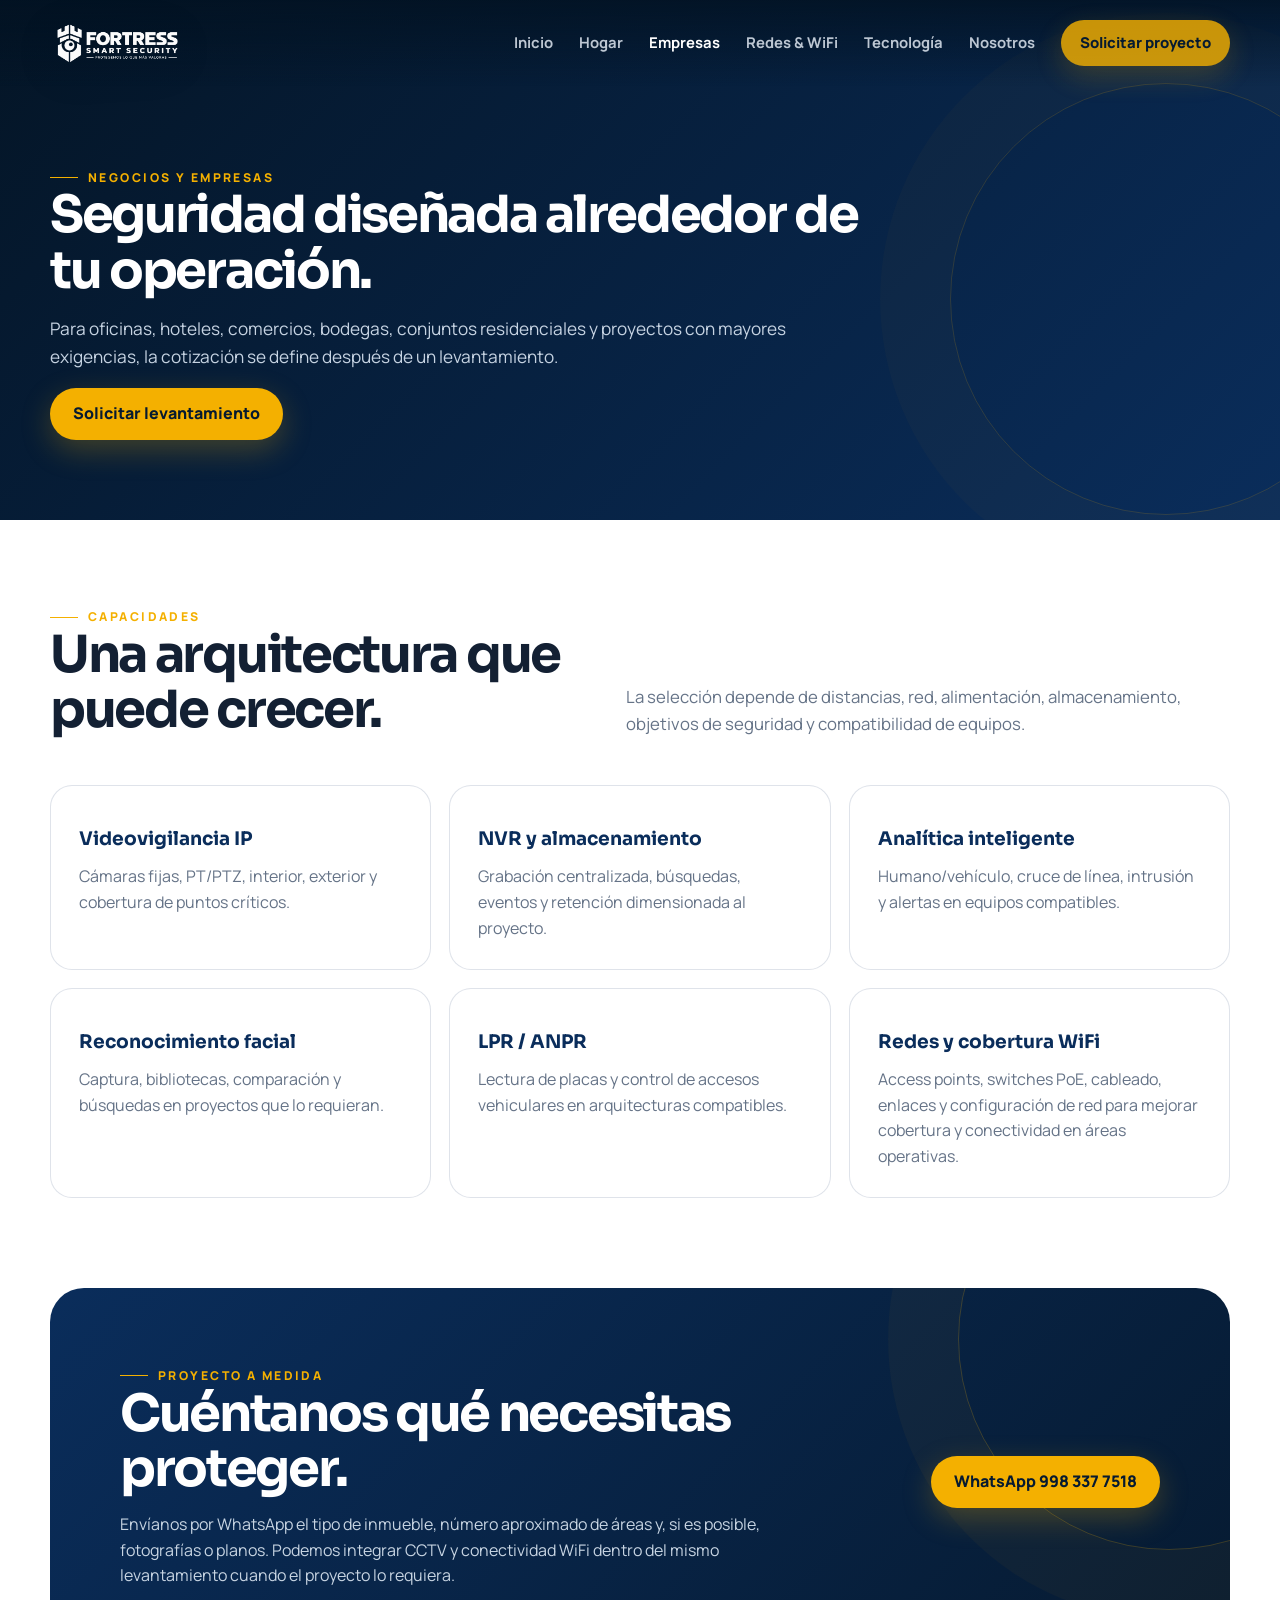
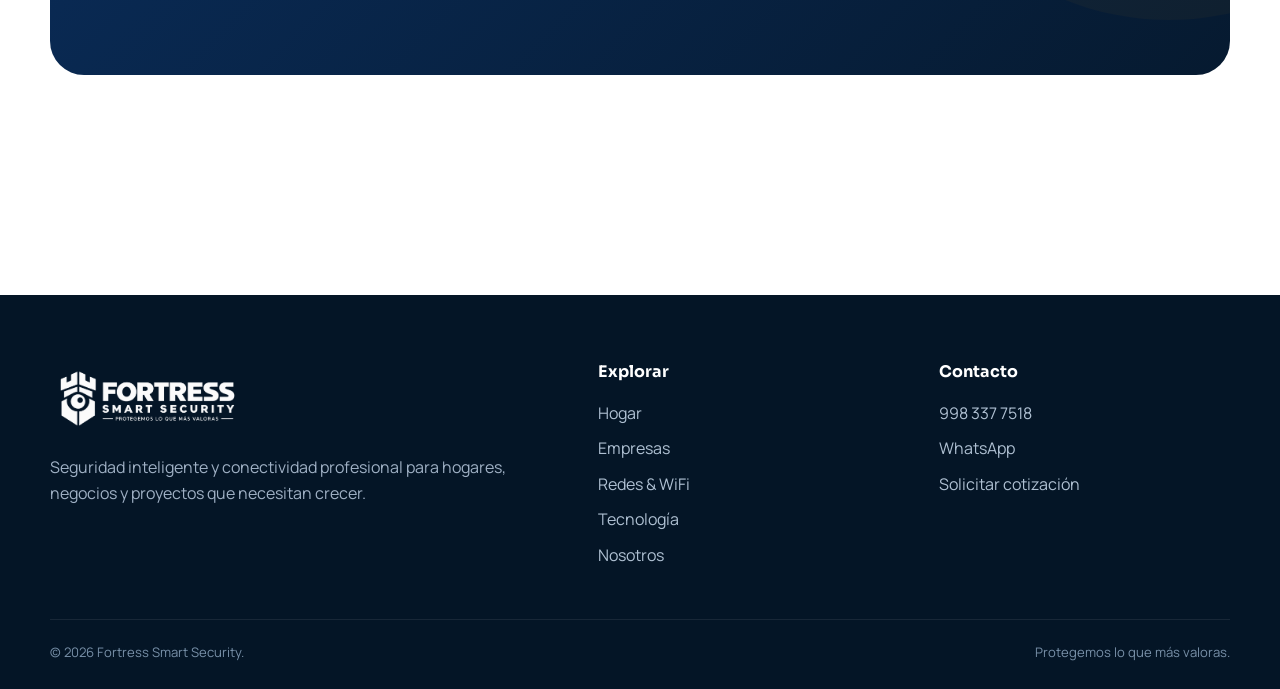
<file: empresas.html>
<!doctype html><html lang="es" class="no-js"><head><meta charset="utf-8"><meta name="viewport" content="width=device-width,initial-scale=1"><title>Seguridad para empresas | Fortress</title><meta name="description" content="Proyectos CCTV empresariales con NVR, IA, reconocimiento facial, PTZ, LPR/ANPR y arquitectura profesional."><link rel="stylesheet" href="./assets/css/styles.css"><link rel="icon" href="./assets/images/fortress-isotipo.png"></head><body>
<header class="site-header"><div class="container nav"><a class="brand" href="./index.html"><img src="./assets/images/fortress-logo-white-tight.png" alt="Fortress Smart Security"></a><nav class="nav-links"><a href="./index.html">Inicio</a><a href="./hogar.html">Hogar</a><a class="active" href="./empresas.html">Empresas</a><a href="./redes-wifi.html">Redes &amp; WiFi</a><a href="./tecnologia.html">Tecnología</a><a href="./nosotros.html">Nosotros</a><a class="btn btn-primary nav-cta" href="https://wa.me/529983377518" target="_blank">Solicitar proyecto</a></nav><button class="nav-toggle"><span></span></button></div></header>
<main><section class="page-hero"><div class="container"><span class="eyebrow">Negocios y empresas</span><h1 class="h2">Seguridad diseñada alrededor de tu operación.</h1><p>Para oficinas, hoteles, comercios, bodegas, conjuntos residenciales y proyectos con mayores exigencias, la cotización se define después de un levantamiento.</p><a class="btn btn-primary" href="https://wa.me/529983377518?text=Hola%20Fortress.%20Quiero%20solicitar%20un%20levantamiento%20para%20un%20proyecto%20empresarial." target="_blank">Solicitar levantamiento</a></div></section>
<section class="content-section"><div class="container"><div class="section-head"><div><span class="eyebrow">Capacidades</span><h2 class="h2">Una arquitectura que puede crecer.</h2></div><p class="section-copy">La selección depende de distancias, red, alimentación, almacenamiento, objetivos de seguridad y compatibilidad de equipos.</p></div><div class="info-grid"><article class="info-card"><h3>Videovigilancia IP</h3><p>Cámaras fijas, PT/PTZ, interior, exterior y cobertura de puntos críticos.</p></article><article class="info-card"><h3>NVR y almacenamiento</h3><p>Grabación centralizada, búsquedas, eventos y retención dimensionada al proyecto.</p></article><article class="info-card"><h3>Analítica inteligente</h3><p>Humano/vehículo, cruce de línea, intrusión y alertas en equipos compatibles.</p></article><article class="info-card"><h3>Reconocimiento facial</h3><p>Captura, bibliotecas, comparación y búsquedas en proyectos que lo requieran.</p></article><article class="info-card"><h3>LPR / ANPR</h3><p>Lectura de placas y control de accesos vehiculares en arquitecturas compatibles.</p></article><article class="info-card"><h3>Redes y cobertura WiFi</h3><p>Access points, switches PoE, cableado, enlaces y configuración de red para mejorar cobertura y conectividad en áreas operativas.</p></article></div></div></section>
<section class="business-cta"><div class="container"><div class="business-panel"><div><span class="eyebrow">Proyecto a medida</span><h2 class="h2">Cuéntanos qué necesitas proteger.</h2><p>Envíanos por WhatsApp el tipo de inmueble, número aproximado de áreas y, si es posible, fotografías o planos. Podemos integrar CCTV y conectividad WiFi dentro del mismo levantamiento cuando el proyecto lo requiera.</p></div><div class="actions"><a class="btn btn-primary" href="https://wa.me/529983377518?text=Hola%20Fortress.%20Quiero%20cotizar%20un%20proyecto%20empresarial%20de%20CCTV." target="_blank">WhatsApp 998 337 7518</a></div></div></div></section></main>
<footer class="footer"><div class="container"><div class="footer-grid"><div class="footer-brand"><img src="./assets/images/fortress-logo-white-tight.png" alt="Fortress Smart Security"><p>Seguridad inteligente y conectividad profesional para hogares, negocios y proyectos que necesitan crecer.</p></div><div><h4>Explorar</h4><div class="footer-links"><a href="./hogar.html">Hogar</a><a href="./empresas.html">Empresas</a><a href="./redes-wifi.html">Redes &amp; WiFi</a><a href="./tecnologia.html">Tecnología</a><a href="./nosotros.html">Nosotros</a></div></div><div><h4>Contacto</h4><div class="footer-links"><a href="tel:+529983377518">998 337 7518</a><a href="https://wa.me/529983377518" target="_blank" rel="noopener">WhatsApp</a><a href="https://wa.me/529983377518?text=Hola%20Fortress.%20Quiero%20solicitar%20una%20cotizaci%C3%B3n." target="_blank" rel="noopener">Solicitar cotización</a></div></div></div><div class="footer-bottom"><span>© 2026 Fortress Smart Security.</span><span>Protegemos lo que más valoras.</span></div></div></footer><script src="./assets/js/site.js"></script></body></html>
</file>
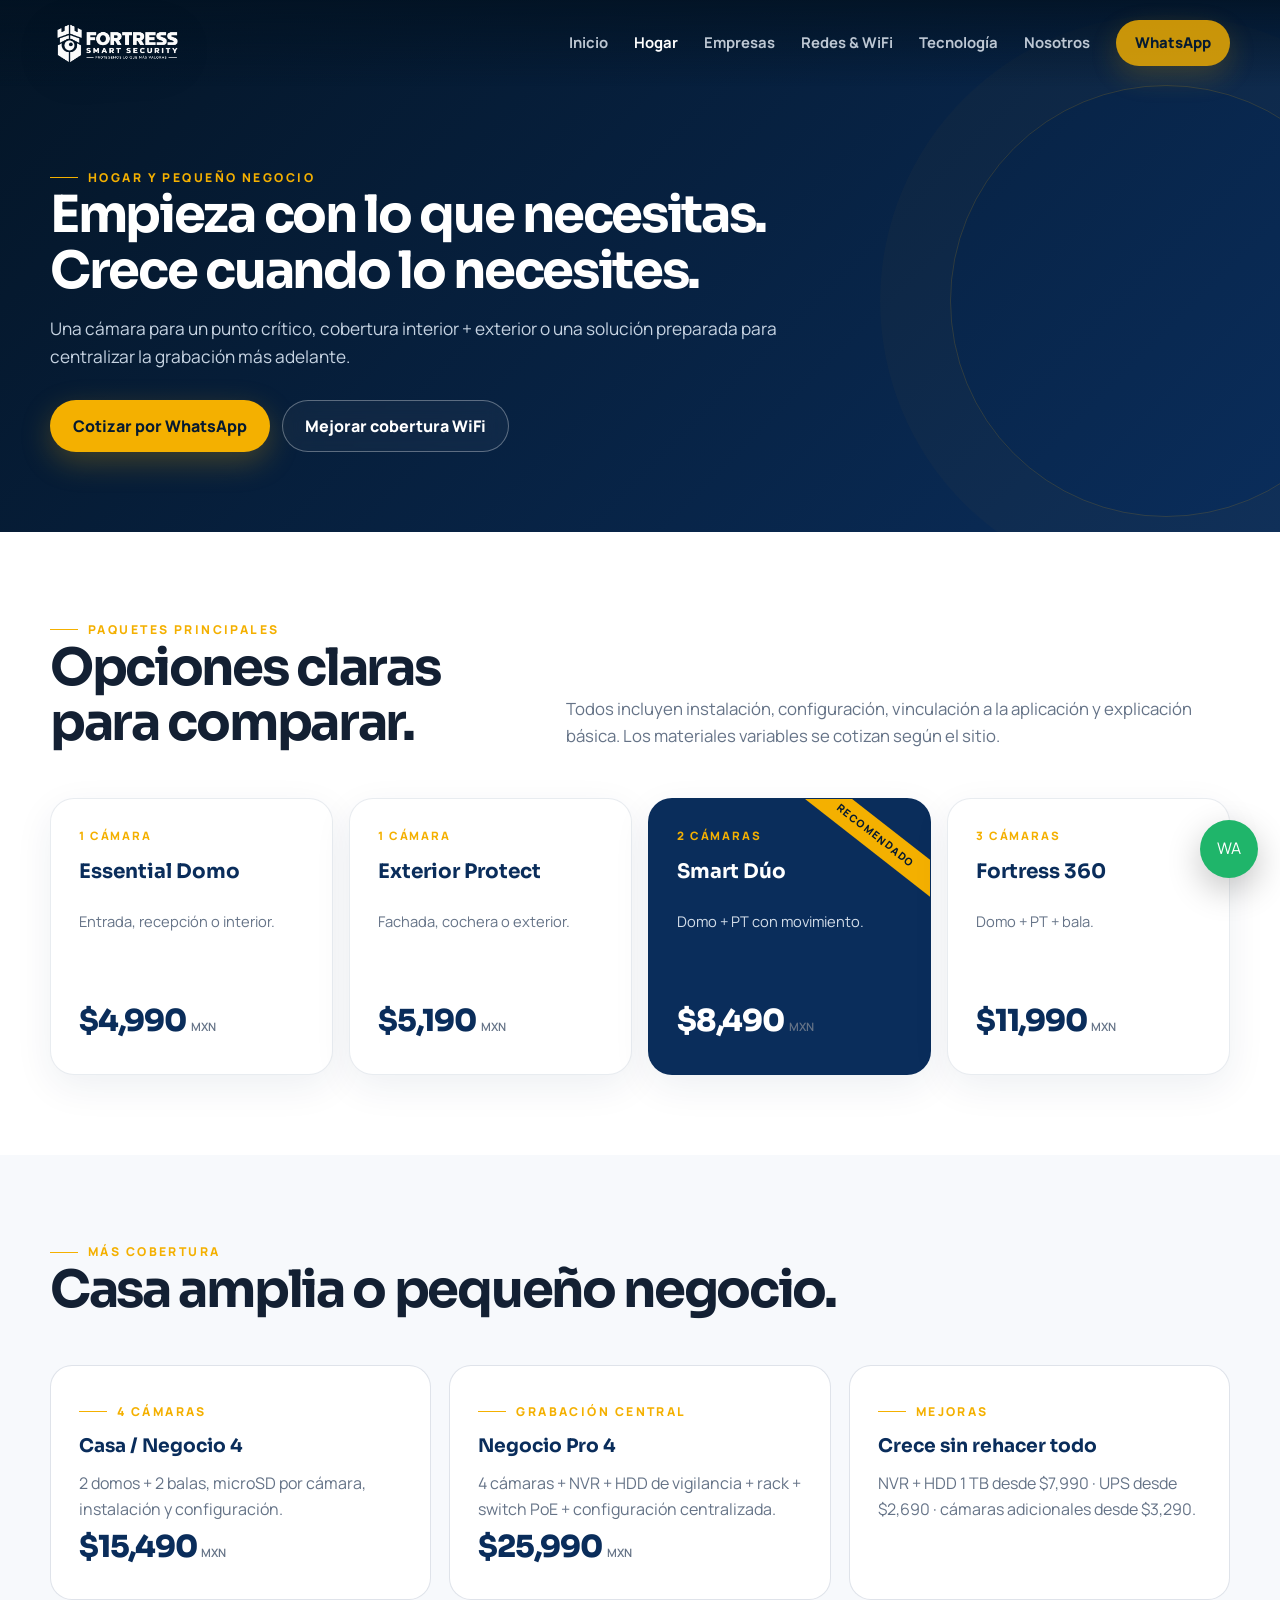
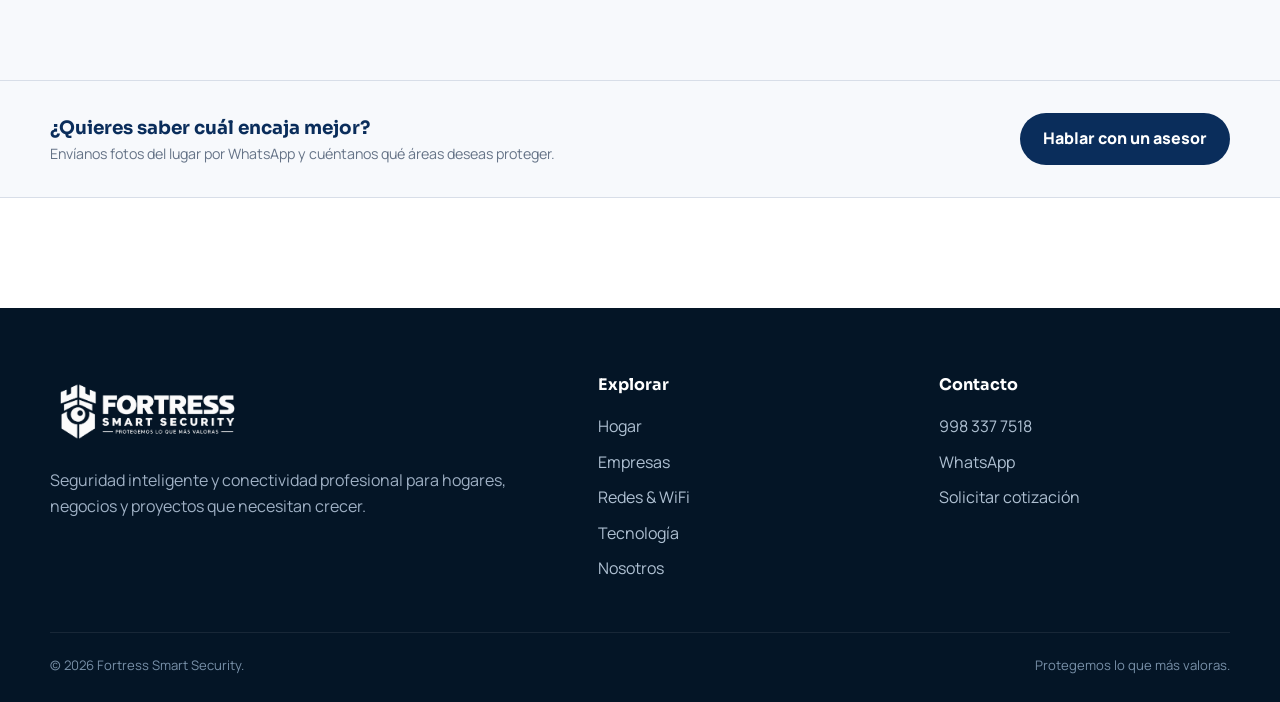
<file: hogar.html>
<!doctype html><html lang="es" class="no-js"><head><meta charset="utf-8"><meta name="viewport" content="width=device-width,initial-scale=1"><title>Seguridad para hogar | Fortress</title><meta name="description" content="Cámaras y sistemas CCTV Fortress para hogar, desde una cámara hasta soluciones de cuatro puntos."><link rel="stylesheet" href="./assets/css/styles.css"><link rel="icon" href="./assets/images/fortress-isotipo.png"></head><body>
<header class="site-header"><div class="container nav"><a class="brand" href="./index.html"><img src="./assets/images/fortress-logo-white-tight.png" alt="Fortress Smart Security"></a><nav class="nav-links"><a href="./index.html">Inicio</a><a class="active" href="./hogar.html">Hogar</a><a href="./empresas.html">Empresas</a><a href="./redes-wifi.html">Redes &amp; WiFi</a><a href="./tecnologia.html">Tecnología</a><a href="./nosotros.html">Nosotros</a><a class="btn btn-primary nav-cta" href="https://wa.me/529983377518?text=Hola%20Fortress.%20Quiero%20informaci%C3%B3n%20y%20una%20cotizaci%C3%B3n%20para%20mi%20proyecto." target="_blank" rel="noopener">WhatsApp</a></nav><button class="nav-toggle"><span></span></button></div></header>
<main><section class="page-hero"><div class="container"><span class="eyebrow">Hogar y pequeño negocio</span><h1 class="h2">Empieza con lo que necesitas. Crece cuando lo necesites.</h1><p>Una cámara para un punto crítico, cobertura interior + exterior o una solución preparada para centralizar la grabación más adelante.</p><div class="hero-actions"><a class="btn btn-primary" href="https://wa.me/529983377518?text=Hola%20Fortress.%20Quiero%20cotizar%20una%20soluci%C3%B3n%20de%20CCTV%20para%20mi%20hogar." target="_blank" rel="noopener">Cotizar por WhatsApp</a><a class="btn btn-outline" href="./redes-wifi.html">Mejorar cobertura WiFi</a></div></div></section>
<section class="content-section"><div class="container"><div class="section-head"><div><span class="eyebrow">Paquetes principales</span><h2 class="h2">Opciones claras para comparar.</h2></div><p class="section-copy">Todos incluyen instalación, configuración, vinculación a la aplicación y explicación básica. Los materiales variables se cotizan según el sitio.</p></div><div class="package-grid"><article class="package"><span class="tag">1 cámara</span><h3>Essential Domo</h3><p>Entrada, recepción o interior.</p><div class="price">$4,990 <small>MXN</small></div></article><article class="package"><span class="tag">1 cámara</span><h3>Exterior Protect</h3><p>Fachada, cochera o exterior.</p><div class="price">$5,190 <small>MXN</small></div></article><article class="package featured"><span class="tag">2 cámaras</span><h3>Smart Dúo</h3><p>Domo + PT con movimiento.</p><div class="price">$8,490 <small>MXN</small></div></article><article class="package"><span class="tag">3 cámaras</span><h3>Fortress 360</h3><p>Domo + PT + bala.</p><div class="price">$11,990 <small>MXN</small></div></article></div></div></section>
<section class="content-section" id="negocio" style="background:var(--bg)"><div class="container"><div class="section-head"><div><span class="eyebrow">Más cobertura</span><h2 class="h2">Casa amplia o pequeño negocio.</h2></div></div><div class="info-grid"><article class="info-card"><span class="eyebrow">4 cámaras</span><h3>Casa / Negocio 4</h3><p>2 domos + 2 balas, microSD por cámara, instalación y configuración.</p><div class="price">$15,490 <small>MXN</small></div></article><article class="info-card"><span class="eyebrow">Grabación central</span><h3>Negocio Pro 4</h3><p>4 cámaras + NVR + HDD de vigilancia + rack + switch PoE + configuración centralizada.</p><div class="price">$25,990 <small>MXN</small></div></article><article class="info-card"><span class="eyebrow">Mejoras</span><h3>Crece sin rehacer todo</h3><p>NVR + HDD 1 TB desde $7,990 · UPS desde $2,690 · cámaras adicionales desde $3,290.</p></article></div></div></section></main>
<div class="quote-strip"><div class="container"><div><strong>¿Quieres saber cuál encaja mejor?</strong><div class="small">Envíanos fotos del lugar por WhatsApp y cuéntanos qué áreas deseas proteger.</div></div><a class="btn btn-dark" href="https://wa.me/529983377518?text=Hola%20Fortress.%20Quiero%20ayuda%20para%20elegir%20una%20soluci%C3%B3n%20de%20CCTV%20para%20mi%20hogar." target="_blank" rel="noopener">Hablar con un asesor</a></div></div>
<footer class="footer"><div class="container"><div class="footer-grid"><div class="footer-brand"><img src="./assets/images/fortress-logo-white-tight.png" alt="Fortress Smart Security"><p>Seguridad inteligente y conectividad profesional para hogares, negocios y proyectos que necesitan crecer.</p></div><div><h4>Explorar</h4><div class="footer-links"><a href="./hogar.html">Hogar</a><a href="./empresas.html">Empresas</a><a href="./redes-wifi.html">Redes &amp; WiFi</a><a href="./tecnologia.html">Tecnología</a><a href="./nosotros.html">Nosotros</a></div></div><div><h4>Contacto</h4><div class="footer-links"><a href="tel:+529983377518">998 337 7518</a><a href="https://wa.me/529983377518" target="_blank" rel="noopener">WhatsApp</a><a href="https://wa.me/529983377518?text=Hola%20Fortress.%20Quiero%20solicitar%20una%20cotizaci%C3%B3n." target="_blank" rel="noopener">Solicitar cotización</a></div></div></div><div class="footer-bottom"><span>© 2026 Fortress Smart Security.</span><span>Protegemos lo que más valoras.</span></div></div></footer><a class="whatsapp-float" href="https://wa.me/529983377518" target="_blank">WA</a><script src="./assets/js/site.js"></script></body></html>
</file>
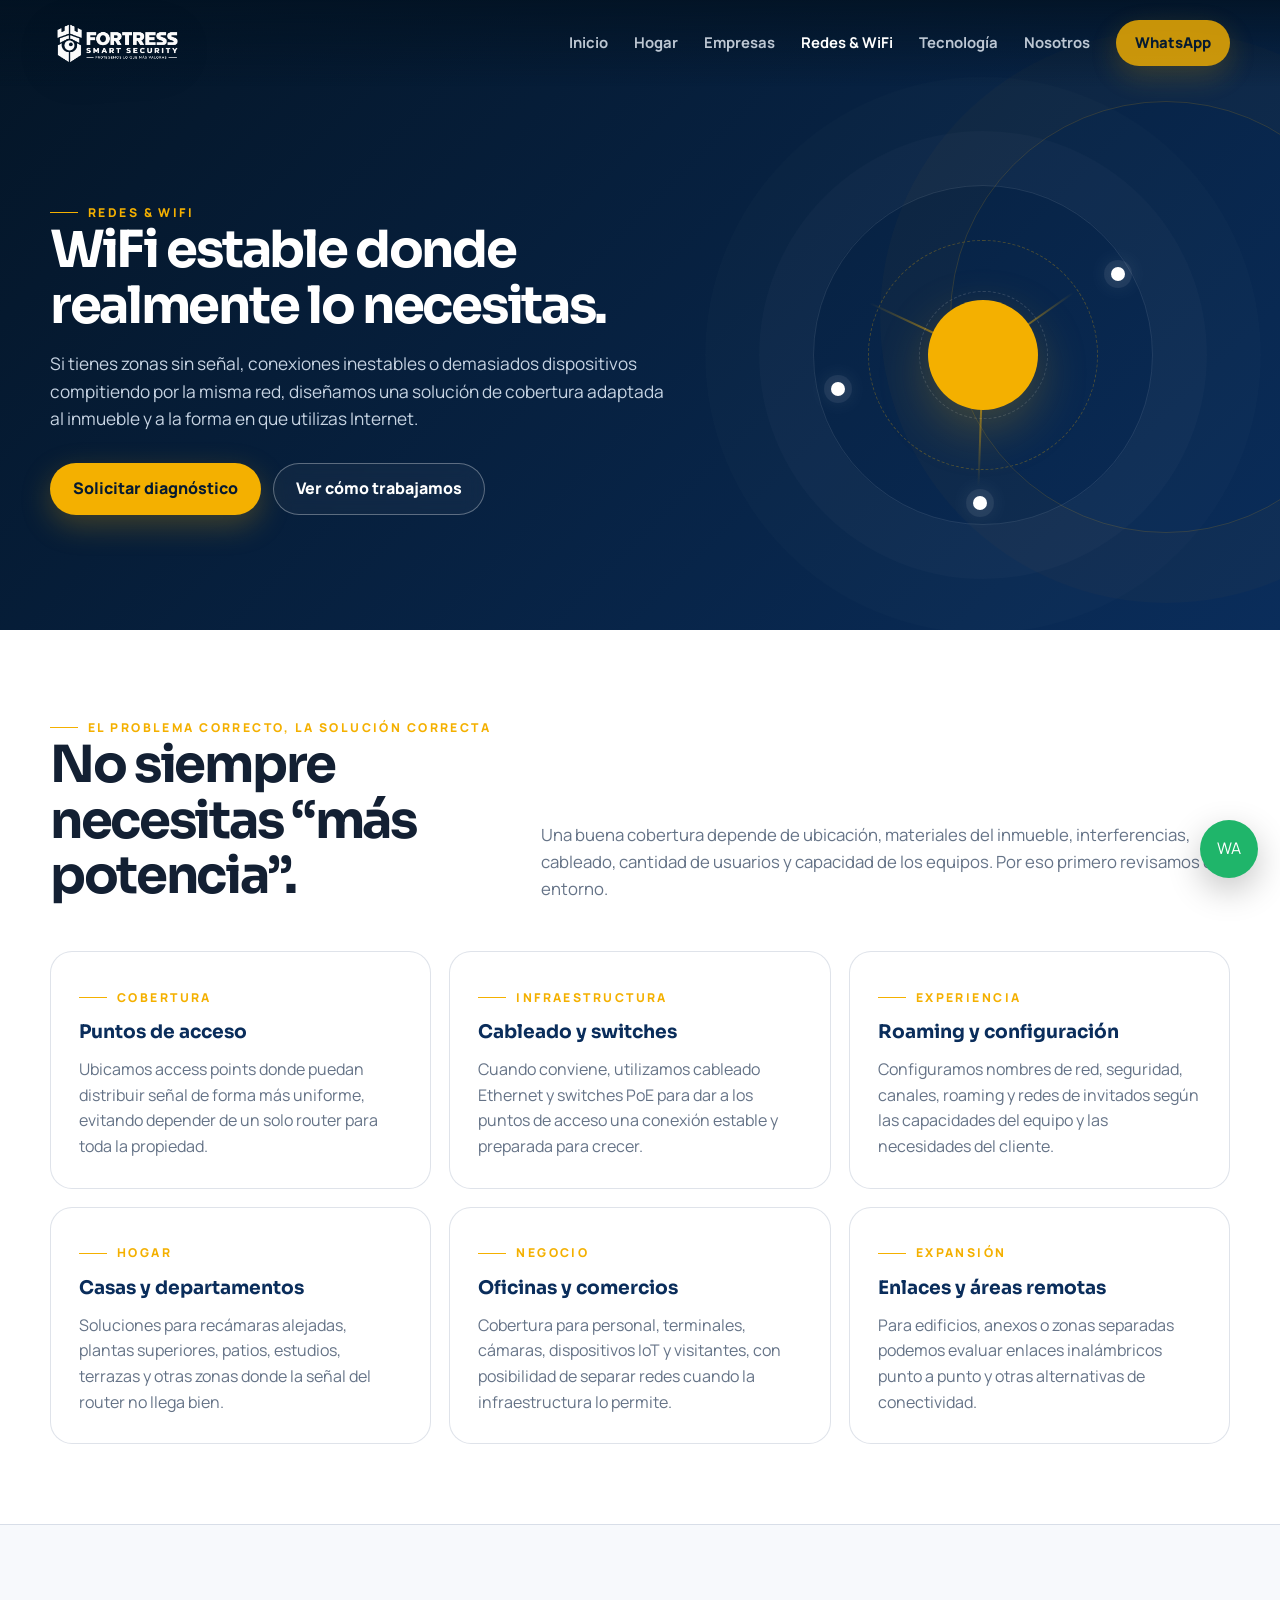
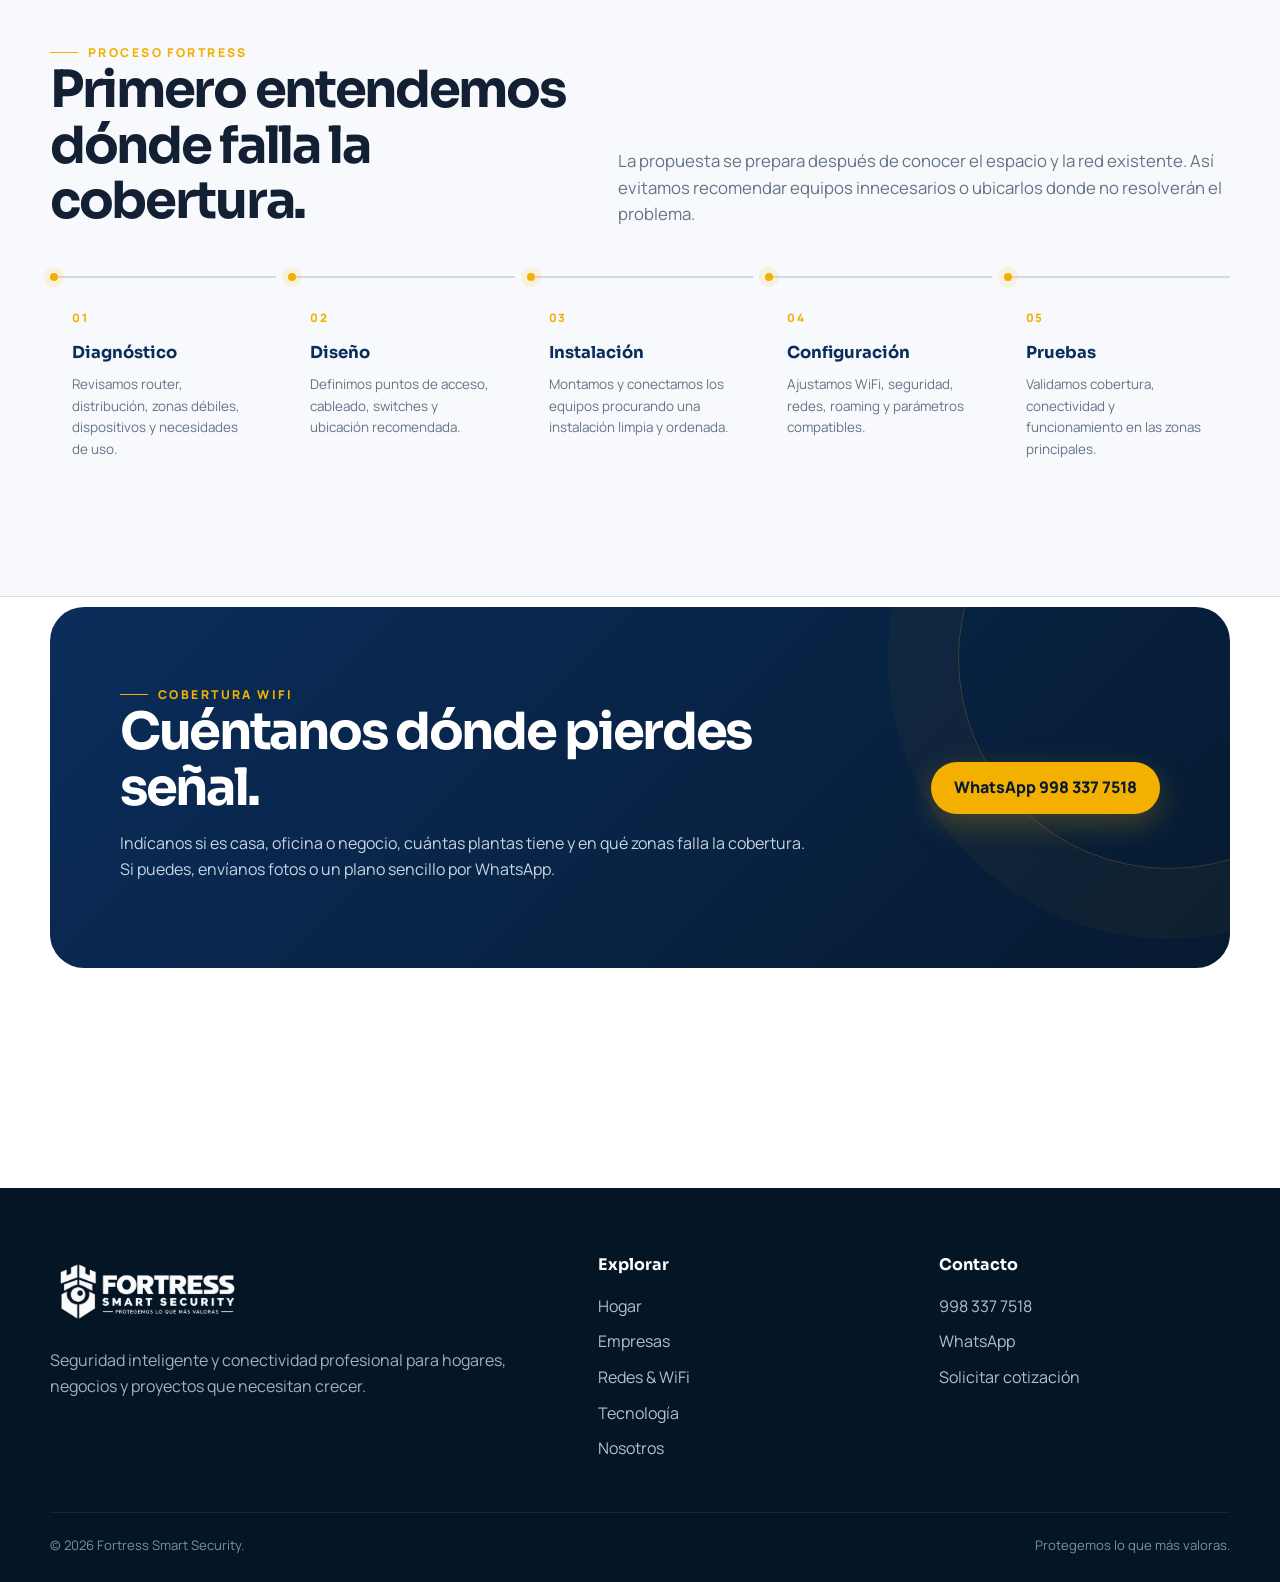
<file: redes-wifi.html>
<!doctype html><html lang="es" class="no-js"><head><meta charset="utf-8"><meta name="viewport" content="width=device-width,initial-scale=1"><meta name="theme-color" content="#061A30"><title>Redes y WiFi | Fortress Smart Security</title><meta name="description" content="Instalación y configuración de puntos de acceso, switches, cableado y soluciones WiFi para mejorar cobertura en hogares, oficinas y negocios."><link rel="stylesheet" href="./assets/css/styles.css"><link rel="icon" href="./assets/images/fortress-isotipo.png"></head><body>
<header class="site-header"><div class="container nav"><a class="brand" href="./index.html"><img src="./assets/images/fortress-logo-white-tight.png" alt="Fortress Smart Security"></a><nav class="nav-links"><a href="./index.html">Inicio</a><a href="./hogar.html">Hogar</a><a href="./empresas.html">Empresas</a><a class="active" href="./redes-wifi.html">Redes &amp; WiFi</a><a href="./tecnologia.html">Tecnología</a><a href="./nosotros.html">Nosotros</a><a class="btn btn-primary nav-cta" href="https://wa.me/529983377518?text=Hola%20Fortress.%20Quiero%20una%20cotizaci%C3%B3n%20para%20mejorar%20mi%20red%20o%20cobertura%20WiFi." target="_blank" rel="noopener">WhatsApp</a></nav><button class="nav-toggle" aria-label="Abrir menú" aria-expanded="false"><span></span></button></div></header>
<main>
<section class="page-hero network-hero"><div class="container network-hero-grid"><div><span class="eyebrow">Redes &amp; WiFi</span><h1 class="h2">WiFi estable donde realmente lo necesitas.</h1><p>Si tienes zonas sin señal, conexiones inestables o demasiados dispositivos compitiendo por la misma red, diseñamos una solución de cobertura adaptada al inmueble y a la forma en que utilizas Internet.</p><div class="hero-actions"><a class="btn btn-primary" href="https://wa.me/529983377518?text=Hola%20Fortress.%20Quiero%20mejorar%20la%20cobertura%20WiFi%20de%20mi%20casa%20o%20negocio." target="_blank" rel="noopener">Solicitar diagnóstico</a><a class="btn btn-outline" href="#soluciones">Ver cómo trabajamos</a></div></div><div class="network-visual" aria-hidden="true"><div class="wifi-orbit"><span class="wifi-core"></span><i class="w1"></i><i class="w2"></i><i class="w3"></i><b class="node n1"></b><b class="node n2"></b><b class="node n3"></b></div></div></div></section>
<section class="content-section" id="soluciones"><div class="container"><div class="section-head"><div><span class="eyebrow">El problema correcto, la solución correcta</span><h2 class="h2">No siempre necesitas “más potencia”.</h2></div><p class="section-copy">Una buena cobertura depende de ubicación, materiales del inmueble, interferencias, cableado, cantidad de usuarios y capacidad de los equipos. Por eso primero revisamos el entorno.</p></div><div class="info-grid"><article class="info-card"><span class="eyebrow">Cobertura</span><h3>Puntos de acceso</h3><p>Ubicamos access points donde puedan distribuir señal de forma más uniforme, evitando depender de un solo router para toda la propiedad.</p></article><article class="info-card"><span class="eyebrow">Infraestructura</span><h3>Cableado y switches</h3><p>Cuando conviene, utilizamos cableado Ethernet y switches PoE para dar a los puntos de acceso una conexión estable y preparada para crecer.</p></article><article class="info-card"><span class="eyebrow">Experiencia</span><h3>Roaming y configuración</h3><p>Configuramos nombres de red, seguridad, canales, roaming y redes de invitados según las capacidades del equipo y las necesidades del cliente.</p></article><article class="info-card"><span class="eyebrow">Hogar</span><h3>Casas y departamentos</h3><p>Soluciones para recámaras alejadas, plantas superiores, patios, estudios, terrazas y otras zonas donde la señal del router no llega bien.</p></article><article class="info-card"><span class="eyebrow">Negocio</span><h3>Oficinas y comercios</h3><p>Cobertura para personal, terminales, cámaras, dispositivos IoT y visitantes, con posibilidad de separar redes cuando la infraestructura lo permite.</p></article><article class="info-card"><span class="eyebrow">Expansión</span><h3>Enlaces y áreas remotas</h3><p>Para edificios, anexos o zonas separadas podemos evaluar enlaces inalámbricos punto a punto y otras alternativas de conectividad.</p></article></div></div></section>
<section class="network-process"><div class="container"><div class="section-head"><div><span class="eyebrow">Proceso Fortress</span><h2 class="h2">Primero entendemos dónde falla la cobertura.</h2></div><p class="section-copy">La propuesta se prepara después de conocer el espacio y la red existente. Así evitamos recomendar equipos innecesarios o ubicarlos donde no resolverán el problema.</p></div><div class="process-grid"><article class="process-item"><span>01</span><h3>Diagnóstico</h3><p>Revisamos router, distribución, zonas débiles, dispositivos y necesidades de uso.</p></article><article class="process-item"><span>02</span><h3>Diseño</h3><p>Definimos puntos de acceso, cableado, switches y ubicación recomendada.</p></article><article class="process-item"><span>03</span><h3>Instalación</h3><p>Montamos y conectamos los equipos procurando una instalación limpia y ordenada.</p></article><article class="process-item"><span>04</span><h3>Configuración</h3><p>Ajustamos WiFi, seguridad, redes, roaming y parámetros compatibles.</p></article><article class="process-item"><span>05</span><h3>Pruebas</h3><p>Validamos cobertura, conectividad y funcionamiento en las zonas principales.</p></article></div></div></section>
<section class="business-cta"><div class="container"><div class="business-panel"><div><span class="eyebrow">Cobertura WiFi</span><h2 class="h2">Cuéntanos dónde pierdes señal.</h2><p>Indícanos si es casa, oficina o negocio, cuántas plantas tiene y en qué zonas falla la cobertura. Si puedes, envíanos fotos o un plano sencillo por WhatsApp.</p></div><div class="actions"><a class="btn btn-primary" href="https://wa.me/529983377518?text=Hola%20Fortress.%20Quiero%20mejorar%20mi%20cobertura%20WiFi.%20El%20inmueble%20es%3A%20___%20y%20las%20zonas%20donde%20tengo%20problemas%20son%3A%20___." target="_blank" rel="noopener">WhatsApp 998 337 7518</a></div></div></div></section>
</main>
<footer class="footer"><div class="container"><div class="footer-grid"><div class="footer-brand"><img src="./assets/images/fortress-logo-white-tight.png" alt="Fortress Smart Security"><p>Seguridad inteligente y conectividad profesional para hogares, negocios y proyectos que necesitan crecer.</p></div><div><h4>Explorar</h4><div class="footer-links"><a href="./hogar.html">Hogar</a><a href="./empresas.html">Empresas</a><a href="./redes-wifi.html">Redes &amp; WiFi</a><a href="./tecnologia.html">Tecnología</a><a href="./nosotros.html">Nosotros</a></div></div><div><h4>Contacto</h4><div class="footer-links"><a href="tel:+529983377518">998 337 7518</a><a href="https://wa.me/529983377518" target="_blank" rel="noopener">WhatsApp</a><a href="https://wa.me/529983377518?text=Hola%20Fortress.%20Quiero%20solicitar%20una%20cotizaci%C3%B3n." target="_blank" rel="noopener">Solicitar cotización</a></div></div></div><div class="footer-bottom"><span>© 2026 Fortress Smart Security.</span><span>Protegemos lo que más valoras.</span></div></div></footer><a class="whatsapp-float" href="https://wa.me/529983377518?text=Hola%20Fortress.%20Quiero%20informaci%C3%B3n%20sobre%20soluciones%20de%20redes%20y%20WiFi." target="_blank" rel="noopener" aria-label="WhatsApp">WA</a><script src="./assets/js/site.js"></script></body></html>
</file>
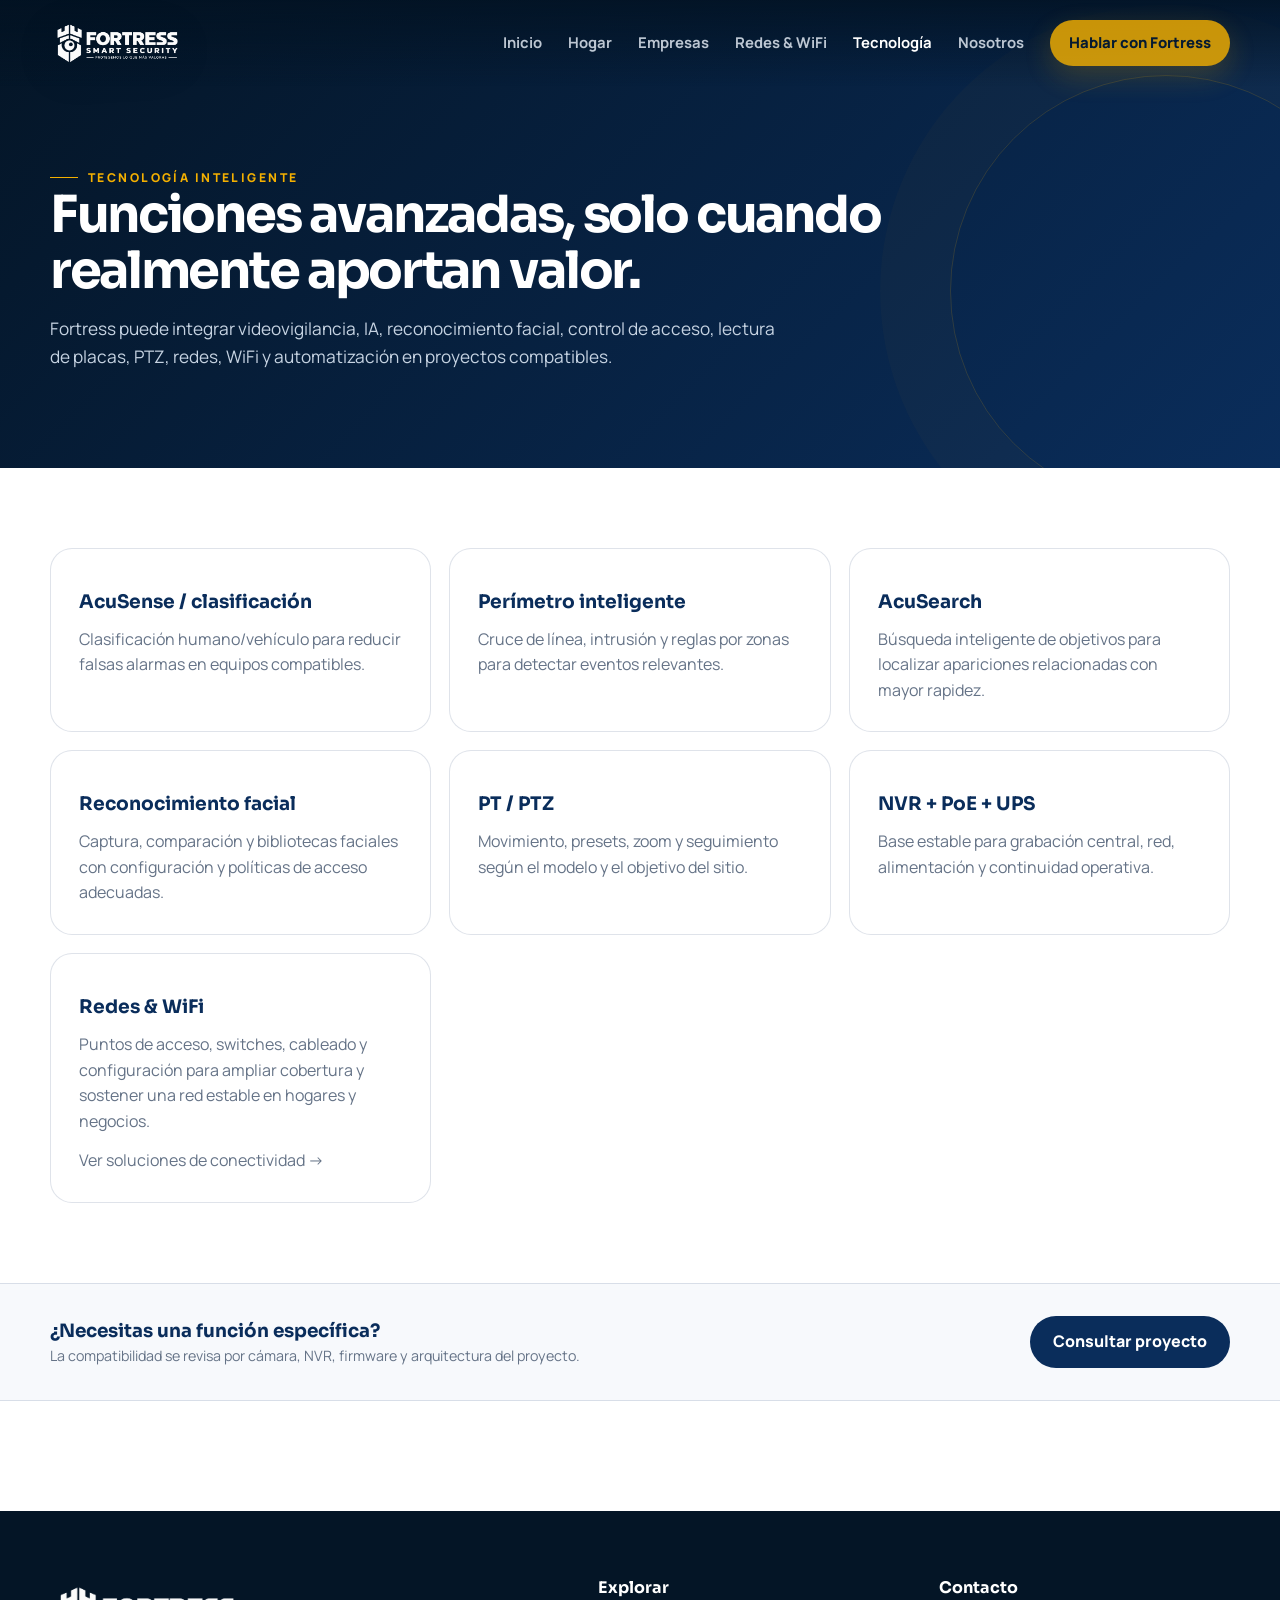
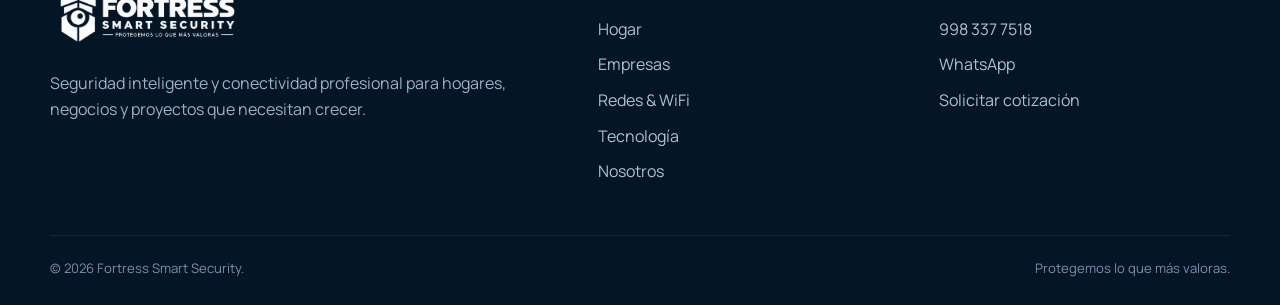
<file: tecnologia.html>
<!doctype html><html lang="es" class="no-js"><head><meta charset="utf-8"><meta name="viewport" content="width=device-width,initial-scale=1"><title>Tecnología inteligente | Fortress</title><meta name="description" content="Conoce las tecnologías de seguridad inteligente que Fortress puede integrar: NVR, AcuSense, facial, PTZ, LPR y más."><link rel="stylesheet" href="./assets/css/styles.css"><link rel="icon" href="./assets/images/fortress-isotipo.png"></head><body>
<header class="site-header"><div class="container nav"><a class="brand" href="./index.html"><img src="./assets/images/fortress-logo-white-tight.png" alt="Fortress Smart Security"></a><nav class="nav-links"><a href="./index.html">Inicio</a><a href="./hogar.html">Hogar</a><a href="./empresas.html">Empresas</a><a href="./redes-wifi.html">Redes &amp; WiFi</a><a class="active" href="./tecnologia.html">Tecnología</a><a href="./nosotros.html">Nosotros</a><a class="btn btn-primary nav-cta" href="https://wa.me/529983377518" target="_blank">Hablar con Fortress</a></nav><button class="nav-toggle"><span></span></button></div></header>
<main><section class="page-hero"><div class="container"><span class="eyebrow">Tecnología inteligente</span><h1 class="h2">Funciones avanzadas, solo cuando realmente aportan valor.</h1><p>Fortress puede integrar videovigilancia, IA, reconocimiento facial, control de acceso, lectura de placas, PTZ, redes, WiFi y automatización en proyectos compatibles.</p></div></section><section class="content-section"><div class="container"><div class="info-grid"><article class="info-card"><h3>AcuSense / clasificación</h3><p>Clasificación humano/vehículo para reducir falsas alarmas en equipos compatibles.</p></article><article class="info-card"><h3>Perímetro inteligente</h3><p>Cruce de línea, intrusión y reglas por zonas para detectar eventos relevantes.</p></article><article class="info-card"><h3>AcuSearch</h3><p>Búsqueda inteligente de objetivos para localizar apariciones relacionadas con mayor rapidez.</p></article><article class="info-card"><h3>Reconocimiento facial</h3><p>Captura, comparación y bibliotecas faciales con configuración y políticas de acceso adecuadas.</p></article><article class="info-card"><h3>PT / PTZ</h3><p>Movimiento, presets, zoom y seguimiento según el modelo y el objetivo del sitio.</p></article><article class="info-card"><h3>NVR + PoE + UPS</h3><p>Base estable para grabación central, red, alimentación y continuidad operativa.</p></article><article class="info-card"><h3>Redes &amp; WiFi</h3><p>Puntos de acceso, switches, cableado y configuración para ampliar cobertura y sostener una red estable en hogares y negocios.</p><p style="margin-top:14px"><a class="link" href="./redes-wifi.html">Ver soluciones de conectividad →</a></p></article></div></div></section></main><div class="quote-strip"><div class="container"><div><strong>¿Necesitas una función específica?</strong><div class="small">La compatibilidad se revisa por cámara, NVR, firmware y arquitectura del proyecto.</div></div><a class="btn btn-dark" href="https://wa.me/529983377518" target="_blank">Consultar proyecto</a></div></div><footer class="footer"><div class="container"><div class="footer-grid"><div class="footer-brand"><img src="./assets/images/fortress-logo-white-tight.png" alt="Fortress Smart Security"><p>Seguridad inteligente y conectividad profesional para hogares, negocios y proyectos que necesitan crecer.</p></div><div><h4>Explorar</h4><div class="footer-links"><a href="./hogar.html">Hogar</a><a href="./empresas.html">Empresas</a><a href="./redes-wifi.html">Redes &amp; WiFi</a><a href="./tecnologia.html">Tecnología</a><a href="./nosotros.html">Nosotros</a></div></div><div><h4>Contacto</h4><div class="footer-links"><a href="tel:+529983377518">998 337 7518</a><a href="https://wa.me/529983377518" target="_blank" rel="noopener">WhatsApp</a><a href="https://wa.me/529983377518?text=Hola%20Fortress.%20Quiero%20solicitar%20una%20cotizaci%C3%B3n." target="_blank" rel="noopener">Solicitar cotización</a></div></div></div><div class="footer-bottom"><span>© 2026 Fortress Smart Security.</span><span>Protegemos lo que más valoras.</span></div></div></footer><script src="./assets/js/site.js"></script></body></html>
</file>
<file: assets/css/styles.css>
@import url('https://fonts.googleapis.com/css2?family=Manrope:wght@400;500;600;700;800&family=Sora:wght@500;600;700;800&display=swap');
:root{--navy:#0A2D5B;--navy-2:#061A30;--navy-3:#0D396F;--gold:#F4B000;--gold-2:#FFC83D;--ink:#132033;--muted:#657387;--line:rgba(10,45,91,.13);--bg:#F7F9FC;--paper:#FFFFFF;--success:#0D7B62;--shadow:0 22px 60px rgba(5,27,50,.12);--radius:26px;--max:1180px}
*{box-sizing:border-box}html{scroll-behavior:smooth}body{margin:0;background:var(--paper);color:var(--ink);font-family:'Manrope',system-ui,-apple-system,BlinkMacSystemFont,'Segoe UI',sans-serif;line-height:1.6;overflow-x:hidden}body.nav-open{overflow:hidden}a{color:inherit;text-decoration:none}img{max-width:100%;display:block}button,input,select{font:inherit}button{cursor:pointer}ul{padding-left:18px}
.container{width:min(var(--max),calc(100% - 40px));margin-inline:auto}.eyebrow{display:inline-flex;align-items:center;gap:10px;text-transform:uppercase;letter-spacing:.2em;font-size:.76rem;font-weight:800;color:var(--gold)}.eyebrow::before{content:'';width:28px;height:1px;background:currentColor}.display{font-family:'Sora',sans-serif;letter-spacing:-.05em;line-height:1.02;margin:0;font-size:clamp(3rem,7vw,7rem)}.h2{font-family:'Sora',sans-serif;letter-spacing:-.045em;line-height:1.08;margin:0;font-size:clamp(2.15rem,4vw,4.4rem)}.h3{font-family:'Sora',sans-serif;letter-spacing:-.03em;line-height:1.15;margin:0;font-size:clamp(1.25rem,2vw,1.75rem)}.lead{font-size:clamp(1.05rem,1.6vw,1.28rem);color:#D5DFEC;max-width:720px}.section-copy{font-size:1.05rem;color:var(--muted);max-width:710px}.small{font-size:.89rem;color:var(--muted)}
.btn{display:inline-flex;align-items:center;justify-content:center;gap:10px;min-height:52px;padding:0 22px;border-radius:999px;border:1px solid transparent;font-weight:800;transition:.25s ease;white-space:nowrap}.btn-primary{background:var(--gold);color:var(--navy-2);box-shadow:0 10px 30px rgba(244,176,0,.25)}.btn-primary:hover{transform:translateY(-2px);background:var(--gold-2)}.btn-outline{border-color:rgba(255,255,255,.32);color:#fff;background:rgba(255,255,255,.04);backdrop-filter:blur(10px)}.btn-outline:hover{border-color:#fff;background:rgba(255,255,255,.1)}.btn-dark{background:var(--navy);color:#fff}.btn-dark:hover{background:var(--navy-3);transform:translateY(-2px)}
.site-header{position:fixed;inset:0 0 auto 0;z-index:50;transition:.3s ease;background:linear-gradient(180deg,rgba(2,18,34,.82),rgba(2,18,34,0))}.site-header.scrolled{background:rgba(5,25,46,.92);backdrop-filter:blur(18px);border-bottom:1px solid rgba(255,255,255,.08)}.nav{height:86px;display:flex;align-items:center;justify-content:space-between;gap:24px}.brand{display:flex;align-items:center;gap:14px;min-width:250px}.brand img{height:54px;width:auto;filter:drop-shadow(0 8px 24px rgba(0,0,0,.12))}.nav-links{display:flex;align-items:center;gap:26px;color:#E7EEF7;font-weight:700;font-size:.93rem}.nav-links a{opacity:.82;transition:.2s ease}.nav-links a:hover,.nav-links a.active{opacity:1;color:#fff}.nav-cta{min-height:46px;padding-inline:18px}.nav-toggle{display:none;width:46px;height:46px;border-radius:50%;border:1px solid rgba(255,255,255,.15);background:rgba(255,255,255,.06);color:#fff;align-items:center;justify-content:center}.nav-toggle span,.nav-toggle span::before,.nav-toggle span::after{display:block;width:18px;height:2px;background:currentColor;position:relative;transition:.25s}.nav-toggle span::before,.nav-toggle span::after{content:'';position:absolute;left:0}.nav-toggle span::before{top:-6px}.nav-toggle span::after{top:6px}
.hero{min-height:100svh;background:radial-gradient(circle at 70% 35%,rgba(30,88,143,.28),transparent 35%),linear-gradient(135deg,#041526 0%,#07294D 58%,#0A2D5B 100%);color:#fff;position:relative;display:flex;align-items:center;overflow:hidden;padding:138px 0 86px}.hero::before{content:'';position:absolute;inset:0;background-image:linear-gradient(rgba(255,255,255,.035) 1px,transparent 1px),linear-gradient(90deg,rgba(255,255,255,.035) 1px,transparent 1px);background-size:56px 56px;mask-image:linear-gradient(to bottom,rgba(0,0,0,.9),transparent 92%)}.hero::after{content:'';position:absolute;left:-12%;bottom:-36%;width:62vw;height:62vw;border-radius:50%;border:1px solid rgba(244,176,0,.12);box-shadow:0 0 0 70px rgba(244,176,0,.025),0 0 0 140px rgba(244,176,0,.02)}.hero-grid{position:relative;z-index:2;display:grid;grid-template-columns:minmax(0,1.05fr) minmax(360px,.95fr);align-items:center;gap:70px}.hero-copy{position:relative;z-index:2}.hero-brandmark{margin-bottom:18px}.hero-brandmark img{width:min(100%,540px);filter:drop-shadow(0 0 10px rgba(255,255,255,.9)) drop-shadow(0 0 24px rgba(255,255,255,.65)) drop-shadow(0 10px 30px rgba(0,0,0,.18))}.hero .display span{color:var(--gold)}.hero-actions{display:flex;gap:12px;flex-wrap:wrap;margin-top:30px}.hero-note{display:flex;gap:20px;align-items:center;margin-top:38px;color:#C7D2E0;font-size:.9rem}.hero-note strong{color:#fff}.hero-visual{position:relative;min-height:520px;display:grid;place-items:center}.hero-logo-panel{position:relative;width:min(450px,100%);padding:34px 28px;border-radius:34px;background:linear-gradient(180deg,rgba(255,255,255,.08),rgba(255,255,255,.03));border:1px solid rgba(255,255,255,.12);box-shadow:0 28px 80px rgba(0,0,0,.28);backdrop-filter:blur(12px)}.hero-logo-panel::before{content:'';position:absolute;inset:18px;border-radius:26px;border:1px solid rgba(244,176,0,.16);pointer-events:none}.hero-logo-panel::after{content:'';position:absolute;left:12%;right:12%;bottom:-18px;height:44px;border-radius:50%;background:radial-gradient(ellipse at center, rgba(244,176,0,.22), transparent 70%);filter:blur(10px);pointer-events:none}.hero-logo-frame{position:relative;display:grid;place-items:center;min-height:420px;padding:20px;border-radius:24px;background:linear-gradient(180deg,rgba(7,26,48,.55),rgba(7,26,48,.18));overflow:hidden}.hero-logo-frame::before{content:'';position:absolute;inset:0;background-image:linear-gradient(rgba(255,255,255,.04) 1px,transparent 1px),linear-gradient(90deg,rgba(255,255,255,.04) 1px,transparent 1px);background-size:34px 34px;mask-image:linear-gradient(to bottom,rgba(0,0,0,.85),rgba(0,0,0,.25))}.hero-logo-frame::after{content:'';position:absolute;left:22px;right:22px;bottom:24px;height:2px;background:linear-gradient(90deg,transparent,rgba(244,176,0,.85),transparent);box-shadow:0 0 18px rgba(244,176,0,.24)}.hero-logo{position:relative;z-index:2;width:min(100%,360px);filter:drop-shadow(0 24px 60px rgba(0,0,0,.34))}.hero-panel-caption{position:relative;z-index:2;display:flex;align-items:center;justify-content:space-between;gap:16px;margin-top:18px;padding-top:18px;border-top:1px solid rgba(255,255,255,.08)}.hero-panel-caption strong{display:block;color:#fff;font-family:'Sora';font-size:1rem}.hero-panel-caption span{display:block;color:#B9CBDE;font-size:.84rem}.hero-chip{display:inline-flex;align-items:center;gap:8px;padding:10px 14px;border-radius:999px;border:1px solid rgba(244,176,0,.2);background:rgba(244,176,0,.08);color:#F6D98A;font-size:.72rem;font-weight:800;letter-spacing:.12em;text-transform:uppercase;white-space:nowrap}.hero-chip::before{content:'';width:8px;height:8px;border-radius:50%;background:var(--gold);box-shadow:0 0 12px rgba(244,176,0,.6)}
.trust-strip{position:relative;z-index:5;margin-top:-32px}.trust-card{background:#fff;border:1px solid rgba(10,45,91,.08);box-shadow:var(--shadow);border-radius:22px;display:grid;grid-template-columns:repeat(4,1fr);padding:12px 18px}.trust-item{padding:20px 18px;border-right:1px solid var(--line)}.trust-item:last-child{border-right:0}.trust-item strong{display:block;color:var(--navy);font-family:'Sora';font-size:.96rem}.trust-item span{font-size:.82rem;color:var(--muted)}
section{padding:110px 0}.section-head{display:flex;align-items:end;justify-content:space-between;gap:40px;margin-bottom:48px}.section-head .section-copy{margin:0}.choice-grid{display:grid;grid-template-columns:repeat(3,1fr);gap:18px}.choice-card{min-height:390px;position:relative;overflow:hidden;border-radius:var(--radius);background:linear-gradient(165deg,#0A2D5B,#061A30);padding:34px;color:#fff;border:1px solid rgba(255,255,255,.07);isolation:isolate;transition:.35s ease}.choice-card::before{content:'';position:absolute;right:-20%;bottom:-30%;width:280px;height:280px;border-radius:50%;border:1px solid rgba(244,176,0,.22);box-shadow:0 0 0 48px rgba(244,176,0,.04),0 0 0 96px rgba(244,176,0,.025);z-index:-1}.choice-card:hover{transform:translateY(-8px);box-shadow:0 30px 70px rgba(5,27,50,.22)}.choice-icon{width:58px;height:58px;border-radius:18px;background:rgba(244,176,0,.12);border:1px solid rgba(244,176,0,.22);display:grid;place-items:center;color:var(--gold);margin-bottom:54px}.choice-card h3{font-size:1.6rem;margin-bottom:12px}.choice-card p{color:#C6D3E2;max-width:32ch}.choice-card .link{position:absolute;left:34px;bottom:30px;font-weight:800;color:var(--gold)}
.packages{background:var(--bg)}.package-grid{display:grid;grid-template-columns:repeat(4,1fr);gap:16px}.package{background:#fff;border:1px solid rgba(10,45,91,.09);border-radius:24px;padding:28px;box-shadow:0 12px 38px rgba(10,45,91,.07);position:relative;overflow:hidden;transition:.3s ease;display:flex;flex-direction:column}.package:hover{transform:translateY(-6px);box-shadow:var(--shadow)}.package .tag{font-size:.72rem;text-transform:uppercase;letter-spacing:.16em;font-weight:800;color:var(--gold)}.package h3{font-family:'Sora';font-size:1.25rem;margin:10px 0 8px;color:var(--navy)}.package p{font-size:.92rem;color:var(--muted);min-height:72px}.price{font-family:'Sora';font-weight:800;color:var(--navy);font-size:1.9rem;letter-spacing:-.04em}.price small{font:600 .72rem 'Manrope';color:var(--muted);letter-spacing:0}.package ul{list-style:none;padding:0;margin:20px 0 0;display:grid;gap:9px;font-size:.86rem;color:#41516A}.package li::before{content:'✓';color:var(--success);font-weight:900;margin-right:8px}.package.featured{background:var(--navy);color:#fff}.package.featured h3,.package.featured .price{color:#fff}.package.featured p,.package.featured li{color:#D4DEEA}.package.featured::after{content:'RECOMENDADO';position:absolute;right:-48px;top:22px;transform:rotate(38deg);background:var(--gold);color:var(--navy-2);padding:6px 55px;font-size:.65rem;font-weight:900;letter-spacing:.12em}.package-actions{margin-top:auto;padding-top:22px}.package-cta{width:100%;min-height:48px;border-radius:14px;font-size:.88rem;font-weight:800;padding:12px 14px;display:inline-flex;align-items:center;justify-content:center;text-align:center;background:var(--navy);color:#fff;box-shadow:0 14px 30px rgba(10,45,91,.15)}.package-cta:hover{transform:translateY(-2px);background:var(--navy-3)}.package.featured .package-cta{background:var(--gold);color:var(--navy-2);box-shadow:0 14px 30px rgba(244,176,0,.22)}.package.featured .package-cta:hover{background:var(--gold-2)}.packages-foot{display:flex;justify-content:space-between;align-items:center;gap:30px;margin-top:28px;padding:24px;border-radius:20px;background:#fff;border:1px solid rgba(10,45,91,.08)}
.tech{background:#061A30;color:#fff;position:relative;overflow:hidden}.tech::before{content:'';position:absolute;inset:0;background:radial-gradient(circle at 30% 35%,rgba(10,62,112,.35),transparent 35%)}.tech-grid{position:relative;z-index:2;display:grid;grid-template-columns:.8fr 1.2fr;gap:70px;align-items:start}.tech-sticky{position:sticky;top:130px}.tech-sticky .section-copy{color:#AEBED1}.tech-flow{display:grid;gap:14px}.tech-step{display:grid;grid-template-columns:64px 1fr;gap:18px;padding:24px;border-radius:22px;border:1px solid rgba(255,255,255,.08);background:rgba(255,255,255,.035);transition:.3s ease}.tech-step:hover{background:rgba(255,255,255,.065);border-color:rgba(244,176,0,.2)}.tech-num{width:52px;height:52px;border-radius:50%;display:grid;place-items:center;background:rgba(244,176,0,.12);color:var(--gold);font-family:'Sora';font-weight:800}.tech-step h3{font-size:1.15rem;margin-bottom:4px}.tech-step p{margin:0;color:#AEBED1;font-size:.91rem}
.process-grid{display:grid;grid-template-columns:repeat(5,1fr);gap:12px;margin-top:46px}.process-item{padding:26px 22px;border-top:2px solid rgba(10,45,91,.15);position:relative}.process-item::before{content:'';position:absolute;left:0;top:-5px;width:8px;height:8px;border-radius:50%;background:var(--gold);box-shadow:0 0 0 6px rgba(244,176,0,.12)}.process-item span{font-size:.72rem;font-weight:900;letter-spacing:.14em;color:var(--gold)}.process-item h3{font-family:'Sora';color:var(--navy);font-size:1.03rem;margin:10px 0 8px}.process-item p{font-size:.84rem;color:var(--muted);margin:0}
.business-cta{padding-top:10px}.business-panel{position:relative;overflow:hidden;background:linear-gradient(135deg,#0A2D5B,#061A30);border-radius:34px;color:#fff;padding:70px;display:grid;grid-template-columns:1fr auto;align-items:center;gap:40px}.business-panel::after{content:'';position:absolute;width:420px;height:420px;border:1px solid rgba(244,176,0,.22);border-radius:50%;right:-150px;top:-160px;box-shadow:0 0 0 70px rgba(244,176,0,.035)}.business-panel p{color:#C7D4E2;max-width:700px}.business-panel .actions{position:relative;z-index:2;display:flex;flex-direction:column;gap:10px}.business-panel .actions .btn{min-width:220px}
.footer{margin-top:110px;background:#041526;color:#D9E4F0;padding:64px 0 26px}.footer-grid{display:grid;grid-template-columns:1.2fr .7fr .7fr;gap:50px}.footer-brand img{height:78px;max-width:min(100%,360px);width:auto;margin-bottom:18px}.footer p{color:#9FB0C4;max-width:48ch}.footer h4{font-family:'Sora';color:#fff;margin:0 0 16px}.footer-links{display:grid;gap:10px}.footer-links a{color:#AFC0D2}.footer-links a:hover{color:#fff}.footer-bottom{display:flex;justify-content:space-between;gap:20px;border-top:1px solid rgba(255,255,255,.08);padding-top:22px;margin-top:50px;color:#7890A8;font-size:.82rem}.whatsapp-float{position:fixed;right:22px;bottom:22px;z-index:44;width:58px;height:58px;border-radius:50%;display:grid;place-items:center;background:#1FB56A;color:#fff;box-shadow:0 12px 34px rgba(0,0,0,.23);transition:.2s}.whatsapp-float:hover{transform:translateY(-3px) scale(1.03)}
.page-hero{padding:160px 0 80px;background:linear-gradient(135deg,#041526,#0A2D5B);color:#fff;position:relative;overflow:hidden}.page-hero::after{content:'';position:absolute;right:-8%;top:16%;width:430px;height:430px;border-radius:50%;border:1px solid rgba(244,176,0,.16);box-shadow:0 0 0 70px rgba(244,176,0,.025)}.page-hero .h2{max-width:850px}.page-hero p{color:#C6D3E2;max-width:740px;font-size:1.08rem}.content-section{padding:80px 0}.info-grid{display:grid;grid-template-columns:repeat(3,1fr);gap:18px}.info-card{border:1px solid var(--line);border-radius:22px;padding:28px;background:#fff}.info-card h3{font-family:'Sora';color:var(--navy);margin:10px 0}.info-card p{color:var(--muted);margin:0}.quote-strip{background:var(--bg);border-block:1px solid var(--line);padding:32px 0}.quote-strip .container{display:flex;align-items:center;justify-content:space-between;gap:24px}.quote-strip strong{font-family:'Sora';color:var(--navy);font-size:1.15rem}
.quote-page{background:var(--bg);min-height:100svh;padding:132px 0 70px}.quote-shell{width:min(980px,calc(100% - 32px));margin:auto;background:#fff;border:1px solid rgba(10,45,91,.08);border-radius:30px;box-shadow:var(--shadow);overflow:hidden}.quote-top{background:linear-gradient(135deg,#061A30,#0A2D5B);color:#fff;padding:38px 42px}.quote-top p{color:#C8D5E4;margin-bottom:0}.progress{height:5px;background:rgba(255,255,255,.12);border-radius:999px;margin-top:24px;overflow:hidden}.progress span{display:block;height:100%;width:20%;background:var(--gold);transition:.35s ease}.quote-body{padding:40px 42px}.q-step{display:none}.q-step.active{display:block;animation:fadeUp .35s ease}.q-step h2{font-family:'Sora';color:var(--navy);margin:0 0 8px;font-size:1.7rem}.q-step>p{color:var(--muted);margin-top:0}.option-grid{display:grid;grid-template-columns:repeat(3,1fr);gap:12px;margin:28px 0}.option{border:1px solid var(--line);background:#fff;border-radius:18px;padding:22px;text-align:left;min-height:120px;transition:.2s;position:relative}.option:hover{border-color:rgba(10,45,91,.35);transform:translateY(-2px)}.option.selected{border-color:var(--gold);box-shadow:0 0 0 3px rgba(244,176,0,.12)}.option strong{display:block;color:var(--navy);font-family:'Sora';margin-bottom:5px}.option span{font-size:.84rem;color:var(--muted)}.quote-nav{display:flex;justify-content:space-between;gap:12px;margin-top:28px}.quote-result{display:none}.quote-result.show{display:block;animation:fadeUp .4s ease}.result-card{background:linear-gradient(145deg,#061A30,#0A2D5B);color:#fff;border-radius:24px;padding:32px;margin-top:26px}.result-label{font-size:.72rem;letter-spacing:.15em;text-transform:uppercase;font-weight:900;color:var(--gold)}.result-card h3{font-family:'Sora';font-size:2rem;margin:8px 0 2px}.result-price{font-family:'Sora';font-weight:800;font-size:2.2rem;color:var(--gold);margin:12px 0}.result-card ul{padding-left:18px;color:#C9D7E6}.disclaimer{background:#FFF9EA;border:1px solid #F6DC93;padding:15px 17px;border-radius:14px;font-size:.83rem;color:#71591E;margin-top:16px}@keyframes fadeUp{from{opacity:0;transform:translateY(12px)}to{opacity:1;transform:none}}
.reveal{opacity:0;transform:translateY(24px);transition:.7s ease}.reveal.show{opacity:1;transform:none}.no-js .reveal{opacity:1;transform:none}
.about-hero{padding-bottom:100px}.about-hero-grid{position:relative;z-index:2;display:grid;grid-template-columns:minmax(0,1.15fr) minmax(300px,.85fr);gap:72px;align-items:center}.about-hero-copy .h2{max-width:900px}.about-hero-copy>p{font-size:1.12rem;line-height:1.8;max-width:760px;color:#C9D6E5}.about-hero-actions{display:flex;gap:12px;flex-wrap:wrap;margin-top:30px}.about-emblem{min-height:410px;position:relative;display:grid;place-items:center}.about-emblem img{width:220px;position:relative;z-index:3;filter:drop-shadow(0 22px 42px rgba(0,0,0,.33))}.about-emblem-ring{position:absolute;border-radius:50%;border:1px solid rgba(255,255,255,.12)}.about-emblem-ring.r1{width:355px;height:355px;animation:rotate 26s linear infinite}.about-emblem-ring.r2{width:255px;height:255px;border-color:rgba(244,176,0,.34);border-style:dashed;animation:rotate 18s linear infinite reverse}.about-emblem>span{position:absolute;font-size:.64rem;font-weight:900;letter-spacing:.2em;color:#BFD0E1}.about-emblem>span:nth-of-type(1){top:13%;right:9%}.about-emblem>span:nth-of-type(2){left:0;bottom:30%}.about-emblem>span:nth-of-type(3){right:4%;bottom:11%;color:var(--gold)}@keyframes rotate{to{transform:rotate(360deg)}}
.about-intro{padding:110px 0}.about-intro-grid{display:grid;grid-template-columns:.78fr 1.22fr;gap:90px;align-items:start}.about-intro-copy{border-left:1px solid var(--line);padding-left:50px}.about-intro-copy p{color:var(--muted);font-size:1.02rem;margin:0 0 20px;max-width:760px}.about-intro-copy .about-big-copy{font-family:'Sora';font-size:clamp(1.45rem,2.4vw,2.25rem);line-height:1.35;letter-spacing:-.035em;color:var(--navy);margin-bottom:28px}
.about-mission{padding:110px 0;background:var(--bg);border-block:1px solid var(--line)}.about-statement-grid{display:grid;grid-template-columns:280px minmax(0,1fr);gap:74px;align-items:start}.about-statement-label{position:sticky;top:128px}.about-statement-number{font-family:'Sora';font-weight:800;font-size:5.8rem;letter-spacing:-.08em;color:rgba(10,45,91,.09);line-height:1;margin:18px 0 10px}.about-statement-label p{color:var(--muted);max-width:210px}.about-statement h2{font-family:'Sora';font-size:clamp(2.1rem,4vw,4.5rem);letter-spacing:-.05em;line-height:1.08;color:var(--navy);margin:0 0 34px}.about-statement p{font-size:1.06rem;color:#53647A;line-height:1.9;margin:0 0 22px;max-width:820px}.about-statement strong{color:var(--navy)}.about-values-grid{display:grid;grid-template-columns:repeat(4,1fr);gap:14px;margin-top:70px}.about-value{background:#fff;border:1px solid rgba(10,45,91,.09);border-radius:22px;padding:28px;min-height:250px;box-shadow:0 12px 34px rgba(10,45,91,.05)}.about-value>span{display:grid;place-items:center;width:42px;height:42px;border-radius:50%;background:#FFF6D9;color:#9C7000;font-family:'Sora';font-weight:800;font-size:.8rem;margin-bottom:28px}.about-value h3{font-family:'Sora';color:var(--navy);font-size:1.08rem;margin:0 0 11px}.about-value p{font-size:.9rem;color:var(--muted);margin:0}
.about-vision{position:relative;overflow:hidden;background:linear-gradient(135deg,#041526,#082D55);color:#fff;padding:110px 0}.about-vision::before{content:'';position:absolute;left:-220px;top:-210px;width:560px;height:560px;border-radius:50%;border:1px solid rgba(244,176,0,.12);box-shadow:0 0 0 80px rgba(244,176,0,.025),0 0 0 160px rgba(244,176,0,.015)}.about-statement-grid-dark{position:relative;z-index:2}.about-statement-grid-dark .about-statement-number{color:rgba(255,255,255,.07)}.about-statement-grid-dark .about-statement-label p{color:#9FB3C9}.about-statement-grid-dark .about-statement h2{color:#fff}.about-statement-grid-dark .about-statement p{color:#B7C7D9}.about-statement-grid-dark .about-statement strong{color:var(--gold)}.vision-pillars{position:relative;z-index:2;display:grid;grid-template-columns:1fr 1fr;gap:14px;margin-top:70px}.vision-pillar{display:grid;grid-template-columns:64px 1fr;gap:18px;padding:26px;border:1px solid rgba(255,255,255,.09);border-radius:22px;background:rgba(255,255,255,.035);backdrop-filter:blur(10px)}.vision-icon{width:54px;height:54px;border-radius:18px;background:rgba(244,176,0,.11);border:1px solid rgba(244,176,0,.19);display:grid;place-items:center;color:var(--gold);font-family:'Sora';font-size:1.25rem;font-weight:800}.vision-pillar h3{font-family:'Sora';font-size:1.08rem;margin:0 0 6px;color:#fff}.vision-pillar p{margin:0;color:#AFC0D2;font-size:.9rem}
.about-promise{padding:110px 0}.about-promise-grid{display:grid;grid-template-columns:repeat(5,1fr);gap:12px;margin-top:42px}.about-promise-card{padding:28px 22px;border-radius:22px;background:#fff;border:1px solid var(--line);position:relative;overflow:hidden;min-height:215px}.about-promise-card::after{content:'';position:absolute;left:22px;bottom:0;width:38px;height:3px;background:var(--gold)}.about-promise-card strong{font-family:'Sora';color:var(--navy);display:block;font-size:1.05rem;margin-bottom:10px}.about-promise-card p{margin:0;color:var(--muted);font-size:.88rem}
.about-human{padding:20px 0 110px}.about-human-panel{background:linear-gradient(135deg,#0A2D5B,#061A30);color:#fff;border-radius:34px;padding:64px;display:grid;grid-template-columns:210px 1fr;gap:54px;align-items:center;position:relative;overflow:hidden}.about-human-panel::after{content:'';position:absolute;right:-180px;bottom:-230px;width:520px;height:520px;border-radius:50%;border:1px solid rgba(244,176,0,.19);box-shadow:0 0 0 70px rgba(244,176,0,.025)}.about-human-mark{width:190px;height:190px;border-radius:28px;display:grid;place-items:center;border:1px solid rgba(255,255,255,.1);background:rgba(255,255,255,.035);position:relative;z-index:2;padding:18px}.about-human-mark img{width:128px;filter:drop-shadow(0 18px 35px rgba(0,0,0,.28))}.about-human-panel>div:last-child{position:relative;z-index:2}.about-human-panel .h2{font-size:clamp(2rem,3.6vw,4rem);max-width:900px}.about-human-panel p{color:#BFCDDC;max-width:790px}.about-human-actions{display:flex;gap:12px;flex-wrap:wrap;margin-top:28px}
@media (max-width:1020px){.nav-links{display:none;position:fixed;inset:86px 16px auto 16px;background:rgba(4,21,38,.98);border:1px solid rgba(255,255,255,.08);border-radius:22px;padding:24px;flex-direction:column;align-items:stretch;box-shadow:var(--shadow)}.nav-links.open{display:flex}.nav-links .btn{width:100%}.nav-toggle{display:flex}.hero-grid,.about-hero-grid,.about-intro-grid,.about-statement-grid{grid-template-columns:1fr;gap:44px}.hero-visual{min-height:0}.hero-logo-panel{max-width:520px}.package-grid{grid-template-columns:repeat(2,1fr)}.tech-grid{grid-template-columns:1fr}.tech-sticky{position:relative;top:auto}.process-grid{grid-template-columns:repeat(3,1fr)}.business-panel{grid-template-columns:1fr;padding:48px}.business-panel .actions{flex-direction:row;flex-wrap:wrap}.footer-grid{grid-template-columns:1fr 1fr}.footer-brand{grid-column:1/-1}.about-hero-copy{padding-top:18px}.about-emblem{min-height:360px}.about-intro-copy{border-left:0;border-top:1px solid var(--line);padding:34px 0 0}.about-statement-label{position:relative;top:auto;display:grid;grid-template-columns:auto 1fr;align-items:end;gap:18px}.about-statement-label .eyebrow{grid-column:1/-1}.about-statement-number{margin:0}.about-statement-label p{margin:0 0 8px;max-width:420px}.about-values-grid{grid-template-columns:1fr 1fr}.about-promise-grid{grid-template-columns:repeat(3,1fr)}.about-human-panel{grid-template-columns:150px 1fr;padding:48px}.about-human-mark{width:150px;height:150px}.about-human-mark img{width:96px}}
@media (max-width:760px){.container{width:min(100% - 28px,var(--max))}.nav{height:76px}.brand{min-width:0}.brand img{height:42px}.nav-links{inset:76px 12px auto 12px}.hero{padding:110px 0 70px;min-height:auto}.hero-grid{gap:12px}.hero-brandmark img{width:min(100%,420px)}.hero-logo-panel{width:100%;padding:22px 18px}.hero-logo-frame{min-height:300px;padding:14px}.hero-logo{width:min(100%,250px)}.hero-note{align-items:flex-start;flex-direction:column;gap:6px}.trust-strip{margin-top:-18px}.trust-card{grid-template-columns:1fr 1fr;padding:8px}.trust-item{border-right:0;border-bottom:1px solid var(--line);padding:14px}.trust-item:nth-last-child(-n+2){border-bottom:0}section,.about-intro,.about-mission,.about-vision,.about-promise{padding:78px 0}.section-head{align-items:flex-start;flex-direction:column;margin-bottom:32px}.choice-grid,.package-grid,.info-grid,.vision-pillars,.about-values-grid,.about-promise-grid{grid-template-columns:1fr}.choice-card{min-height:330px}.packages-foot{align-items:flex-start;flex-direction:column}.process-grid{grid-template-columns:1fr 1fr}.business-panel{padding:36px 26px;border-radius:26px}.business-panel .actions{flex-direction:column}.business-panel .actions .btn{width:100%}.footer{margin-top:78px}.footer-grid{grid-template-columns:1fr}.footer-brand{grid-column:auto}.footer-bottom{flex-direction:column}.quote-strip .container{align-items:flex-start;flex-direction:column}.option-grid{grid-template-columns:1fr}.quote-top,.quote-body{padding:30px 24px}.quote-page{padding-top:105px}.whatsapp-float{right:15px;bottom:15px;width:54px;height:54px}.about-hero{padding-bottom:70px}.about-emblem{min-height:300px}.about-emblem-ring.r1{width:280px;height:280px}.about-emblem-ring.r2{width:205px;height:205px}.about-emblem img{width:165px}.about-emblem>span{font-size:.55rem}.about-emblem>span:nth-of-type(2){left:3%}.vision-pillar{grid-template-columns:54px 1fr;padding:22px}.vision-icon{width:46px;height:46px;border-radius:15px}.about-statement-number{font-size:4.4rem}.about-statement h2{font-size:clamp(2rem,10vw,3.15rem)}.about-human{padding-bottom:78px}.about-human-panel{grid-template-columns:1fr;padding:36px 26px;border-radius:26px}.about-human-mark{width:120px;height:120px;padding:12px}.about-human-mark img{width:78px}.about-human-actions{flex-direction:column}.about-human-actions .btn{width:100%}}
@media (prefers-reduced-motion:reduce){*{scroll-behavior:auto!important;animation:none!important;transition:none!important}.reveal{opacity:1!important;transform:none!important}}

/* Redes y WiFi */
.connectivity{background:linear-gradient(135deg,#071A30,#0B315D);color:#fff;position:relative;overflow:hidden}
.connectivity::before{content:'';position:absolute;inset:0;background:radial-gradient(circle at 78% 30%,rgba(244,176,0,.09),transparent 32%),radial-gradient(circle at 20% 75%,rgba(35,111,180,.18),transparent 34%)}
.connectivity-grid{position:relative;z-index:2;display:grid;grid-template-columns:.9fr 1.1fr;gap:70px;align-items:center}
.connectivity-copy .section-copy{color:#B8C7D8}.connectivity-copy .section-copy+.section-copy{margin-top:16px}
.connectivity-actions{display:flex;gap:12px;flex-wrap:wrap;margin-top:28px}
.connectivity-cards{display:grid;grid-template-columns:1fr 1fr;gap:14px}
.connectivity-card{min-height:220px;padding:26px;border-radius:24px;border:1px solid rgba(255,255,255,.09);background:rgba(255,255,255,.045);backdrop-filter:blur(12px);transition:.3s ease}
.connectivity-card:hover{transform:translateY(-5px);border-color:rgba(244,176,0,.24);background:rgba(255,255,255,.065)}
.connectivity-card>span{display:grid;place-items:center;width:40px;height:40px;border-radius:50%;background:rgba(244,176,0,.12);color:var(--gold);font:800 .78rem 'Sora';margin-bottom:24px}
.connectivity-card h3{font:700 1.05rem 'Sora';margin:0 0 9px}.connectivity-card p{margin:0;color:#AFC0D2;font-size:.9rem}
.network-hero-grid{position:relative;z-index:2;display:grid;grid-template-columns:1fr .8fr;gap:70px;align-items:center}
.network-visual{min-height:390px;display:grid;place-items:center}
.wifi-orbit{position:relative;width:340px;aspect-ratio:1;border-radius:50%;border:1px solid rgba(255,255,255,.1);display:grid;place-items:center;box-shadow:0 0 0 54px rgba(255,255,255,.018),0 0 0 108px rgba(255,255,255,.012)}
.wifi-orbit::before,.wifi-orbit::after{content:'';position:absolute;border-radius:50%;border:1px dashed rgba(244,176,0,.27)}
.wifi-orbit::before{inset:16%}.wifi-orbit::after{inset:31%;border-color:rgba(255,255,255,.14)}
.wifi-core{position:relative;z-index:3;width:110px;height:110px;border-radius:50%;display:grid;place-items:center;background:var(--gold);color:var(--navy-2);font:800 1.3rem 'Sora';box-shadow:0 18px 50px rgba(244,176,0,.25)}
.wifi-orbit i{position:absolute;height:2px;transform-origin:left center;background:linear-gradient(90deg,rgba(244,176,0,.9),transparent)}
.wifi-orbit .w1{width:110px;left:50%;top:50%;transform:rotate(-35deg)}.wifi-orbit .w2{width:130px;left:50%;top:50%;transform:rotate(92deg)}.wifi-orbit .w3{width:125px;left:50%;top:50%;transform:rotate(205deg)}
.wifi-orbit .node{position:absolute;width:14px;height:14px;border-radius:50%;background:#fff;box-shadow:0 0 0 7px rgba(255,255,255,.07),0 0 24px rgba(255,255,255,.32)}
.wifi-orbit .n1{right:8%;top:24%}.wifi-orbit .n2{left:47%;bottom:4%}.wifi-orbit .n3{left:5%;top:58%}
.network-process{background:var(--bg);border-block:1px solid var(--line)}
@media (max-width:1020px){.connectivity-grid,.network-hero-grid{grid-template-columns:1fr}.network-visual{min-height:330px}.nav-links{gap:18px}.brand{min-width:220px}}
@media (max-width:760px){.connectivity-cards{grid-template-columns:1fr}.connectivity-actions{flex-direction:column}.connectivity-actions .btn{width:100%}.network-visual{min-height:290px}.wifi-orbit{width:245px}.wifi-core{width:82px;height:82px;font-size:1rem}.wifi-orbit .w1{width:80px}.wifi-orbit .w2{width:90px}.wifi-orbit .w3{width:90px}}
</file>
